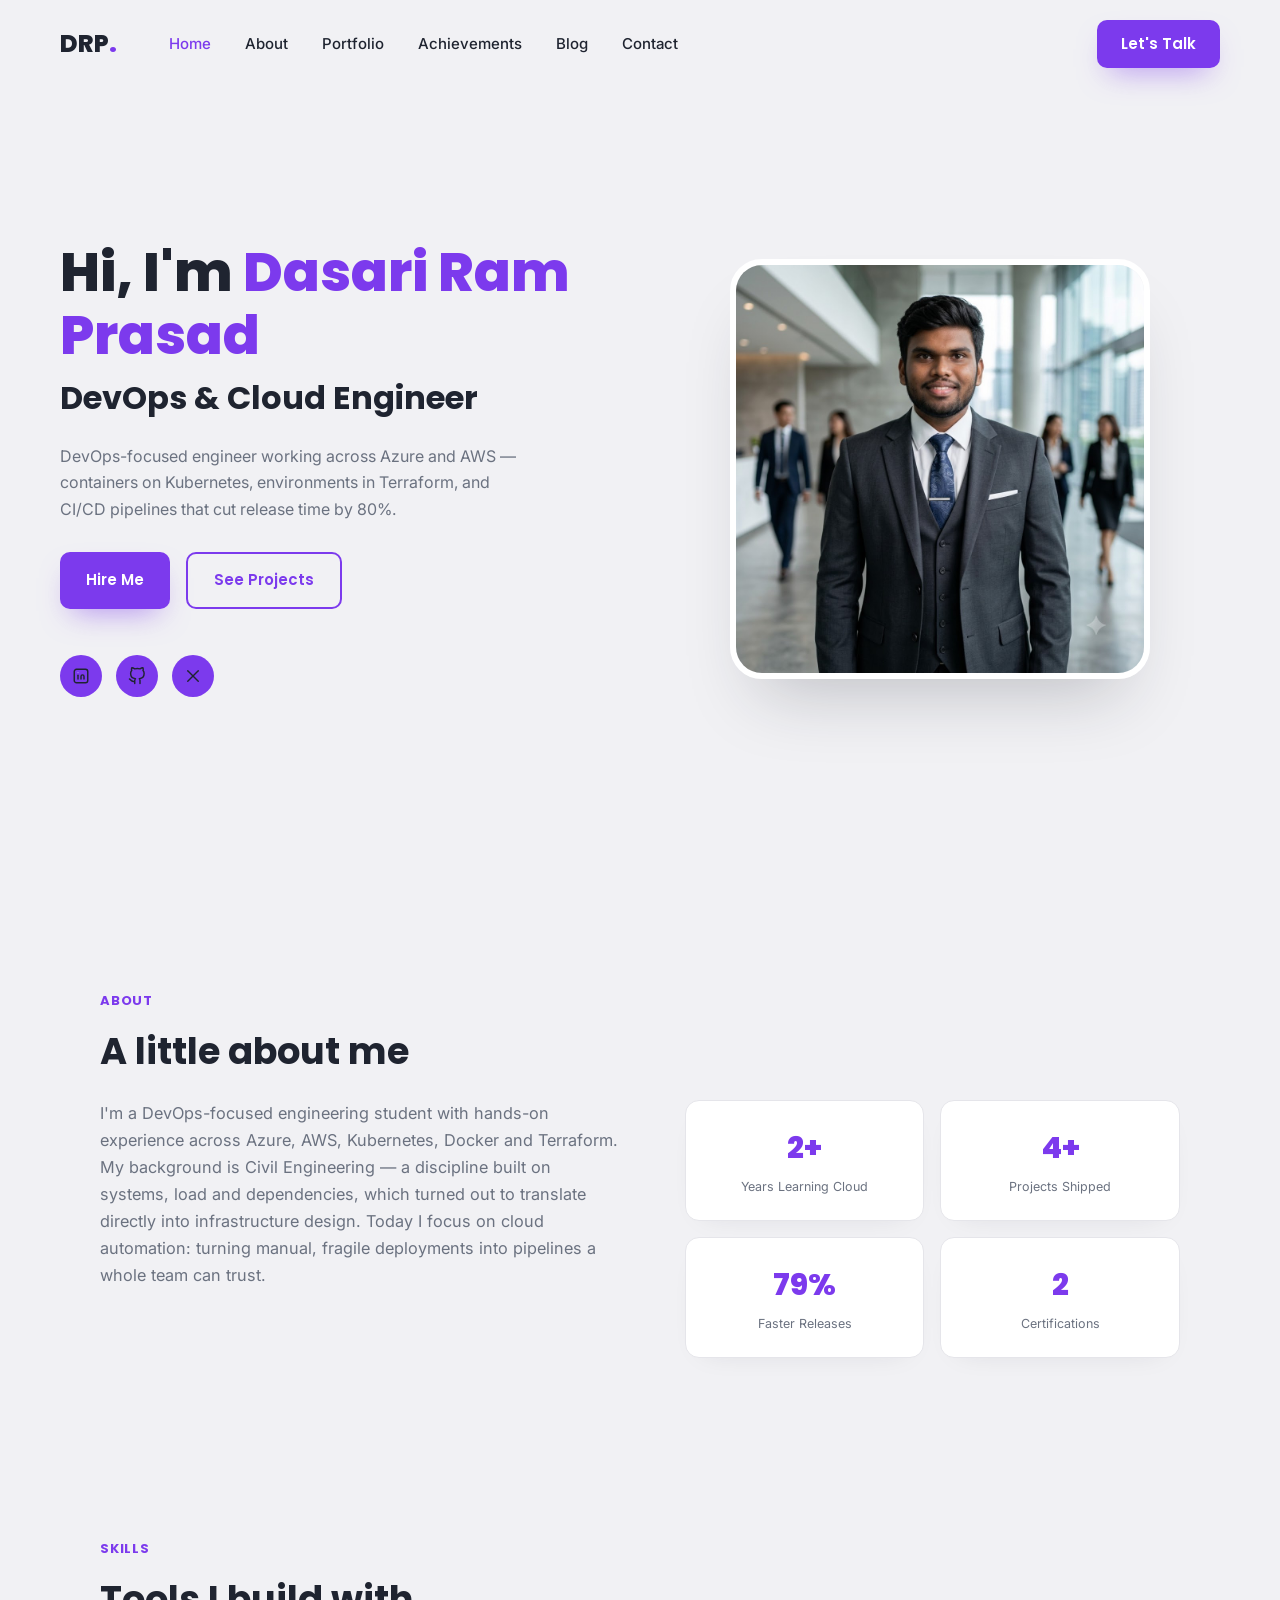
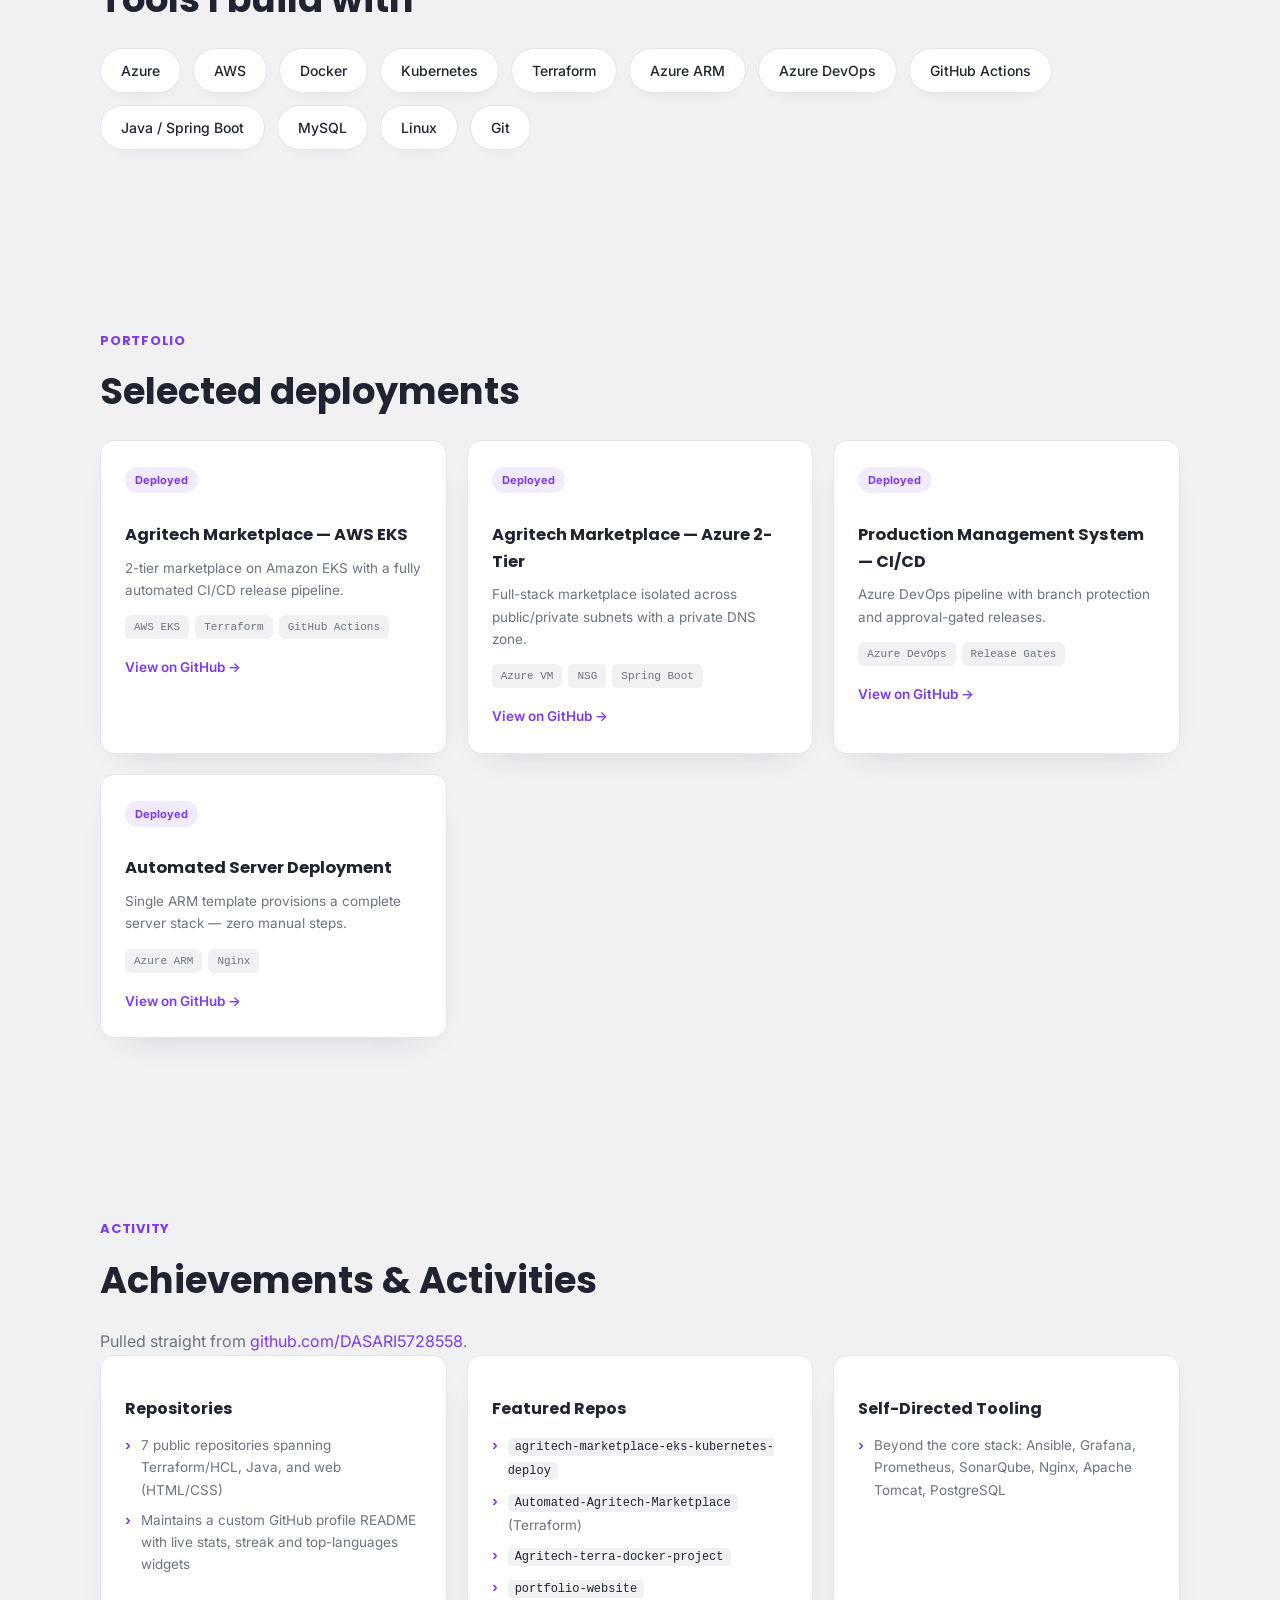
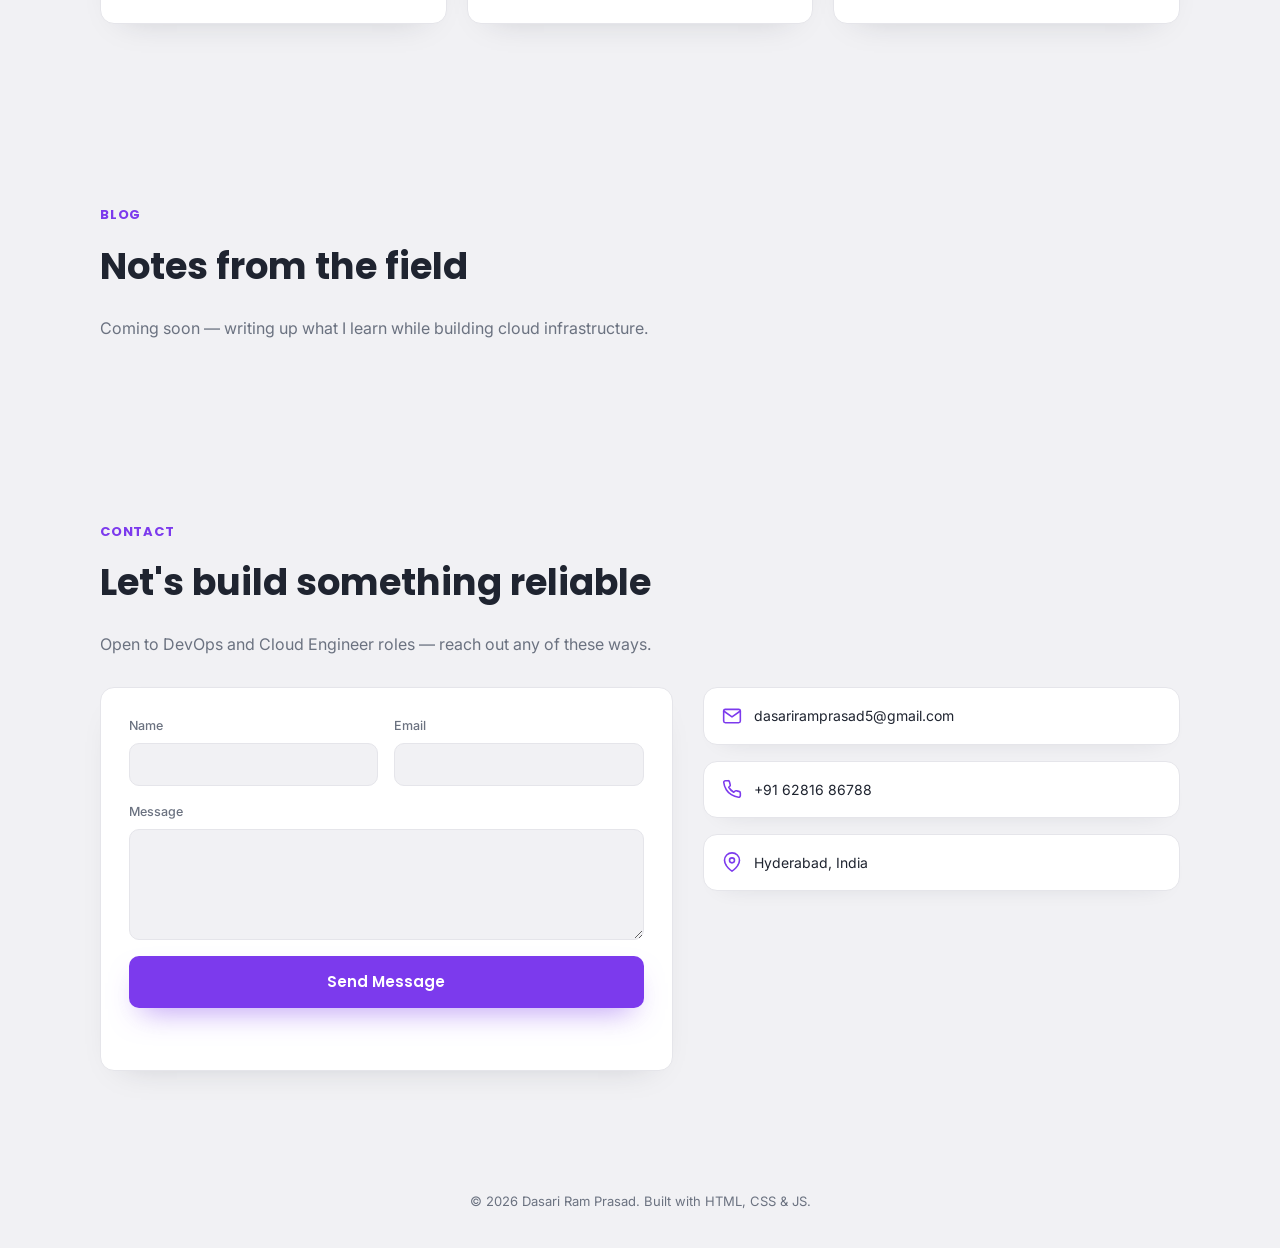
<file: index.html>
<!DOCTYPE html>
<html lang="en">
<head>
<meta charset="UTF-8">
<meta name="viewport" content="width=device-width, initial-scale=1.0">
<title>Dasari Ram Prasad — DevOps &amp; Cloud Engineer</title>
<meta name="description" content="Dasari Ram Prasad — DevOps & Cloud Engineer. Azure, AWS, Kubernetes, Terraform, CI/CD.">
<link rel="icon" type="image/jpeg" href="profile.jpg">
<link rel="preconnect" href="https://fonts.googleapis.com">
<link rel="preconnect" href="https://fonts.gstatic.com" crossorigin>
<link href="https://fonts.googleapis.com/css2?family=Poppins:wght@500;600;700;800&family=Inter:wght@400;500;600&display=swap" rel="stylesheet">
<link rel="stylesheet" href="style.css">
</head>
<body>

<a class="skip-link" href="#main">Skip to content</a>

<!-- ══════════ NAVBAR ══════════ -->
<header class="navbar" id="navbar">
  <a href="#top" class="brand">DRP<span class="brand-dot">.</span></a>
  <nav class="nav-links" aria-label="Primary">
    <a href="#top" data-nav="top">Home</a>
    <a href="#about" data-nav="about">About</a>
    <a href="#projects" data-nav="projects">Portfolio</a>
    <a href="#achievements" data-nav="achievements">Achievements</a>
    <a href="#blog" data-nav="blog">Blog</a>
    <a href="#contact" data-nav="contact">Contact</a>
  </nav>
  <a href="#contact" class="btn btn-primary nav-cta">Let's Talk</a>
  <button class="nav-toggle" id="navToggle" aria-label="Open menu" aria-expanded="false">
    <span></span><span></span><span></span>
  </button>
</header>

<!-- ══════════ HERO ══════════ -->
<section class="hero" id="top">
  <div class="hero-text">
    <h1>Hi, I'm <span class="text-accent">Dasari Ram Prasad</span></h1>
    <h2 class="hero-role">DevOps &amp; Cloud Engineer</h2>
    <p class="hero-pitch">
      DevOps-focused engineer working across Azure and AWS — containers on Kubernetes, environments in Terraform,
      and CI/CD pipelines that cut release time by 80%.
    </p>
    <div class="hero-actions">
      <a href="resume.html" class="btn btn-primary" download>Hire Me</a>
      <a href="#projects" class="btn btn-outline">See Projects</a>
    </div>
    <div class="hero-social">
      <a href="https://www.linkedin.com/in/ram-prasad-dasari-8b1b52217" target="_blank" rel="noopener" aria-label="LinkedIn" class="social-circle">
        <svg class="icon-line" viewBox="0 0 24 24" fill="none" stroke="#fff" stroke-width="1.9" stroke-linecap="round" stroke-linejoin="round"><rect x="3" y="3" width="18" height="18" rx="3"/><line x1="8" y1="11" x2="8" y2="16"/><circle cx="8" cy="7.5" r="0.6" fill="#fff" stroke="none"/><path d="M12 16v-3.5a2 2 0 0 1 4 0V16"/></svg>
      </a>
      <a href="https://github.com/DASARI5728558" target="_blank" rel="noopener" aria-label="GitHub" class="social-circle">
        <svg class="icon-line" viewBox="0 0 24 24" fill="none" stroke="#fff" stroke-width="1.9" stroke-linecap="round" stroke-linejoin="round"><path d="M9 19c-5 1.5-5-2.5-7-3m14 6v-3.87a3.37 3.37 0 0 0-.94-2.61c3.14-.35 6.44-1.54 6.44-7A5.44 5.44 0 0 0 20 4.77 5.07 5.07 0 0 0 19.91 1S18.73.65 16 2.48a13.38 13.38 0 0 0-7 0C6.27.65 5.09 1 5.09 1A5.07 5.07 0 0 0 5 4.77a5.44 5.44 0 0 0-1.5 3.78c0 5.42 3.3 6.61 6.44 7A3.37 3.37 0 0 0 9 18.13V22"/></svg>
      </a>
      <a href="#" aria-label="X (Twitter)" class="social-circle">
        <svg class="icon-line" viewBox="0 0 24 24" fill="none" stroke="#fff" stroke-width="1.9" stroke-linecap="round" stroke-linejoin="round"><line x1="5" y1="5" x2="19" y2="19"/><line x1="19" y1="5" x2="5" y2="19"/></svg>
      </a>
    </div>
  </div>

  <div class="hero-media">
    <div class="hero-photo-wrap">
      <img src="profile.jpg" alt="Portrait of Dasari Ram Prasad" width="480" height="480">
    </div>
    <div class="hero-blob" aria-hidden="true"></div>
  </div>
</section>

<main id="main">

  <!-- ══════════ ABOUT ══════════ -->
  <section class="section" id="about">
    <p class="eyebrow">About</p>
    <h2 class="section-title">A little about me</h2>
    <div class="about-grid">
      <p class="about-text">
        I'm a DevOps-focused engineering student with hands-on experience across Azure, AWS, Kubernetes,
        Docker and Terraform. My background is Civil Engineering — a discipline built on systems, load and
        dependencies, which turned out to translate directly into infrastructure design. Today I focus on
        cloud automation: turning manual, fragile deployments into pipelines a whole team can trust.
      </p>
      <div class="stats-row">
        <div class="stat-card">
          <span class="stat-number" data-count="2" data-suffix="+">0</span>
          <p>Years Learning Cloud</p>
        </div>
        <div class="stat-card">
          <span class="stat-number" data-count="4" data-suffix="+">0</span>
          <p>Projects Shipped</p>
        </div>
        <div class="stat-card">
          <span class="stat-number" data-count="80" data-suffix="%">0</span>
          <p>Faster Releases</p>
        </div>
        <div class="stat-card">
          <span class="stat-number" data-count="2" data-suffix="">0</span>
          <p>Certifications</p>
        </div>
      </div>
    </div>
  </section>

  <!-- ══════════ SKILLS ══════════ -->
  <section class="section" id="skills">
    <p class="eyebrow">Skills</p>
    <h2 class="section-title">Tools I build with</h2>
    <div class="skills-cloud">
      <span class="skill-pill">Azure</span>
      <span class="skill-pill">AWS</span>
      <span class="skill-pill">Docker</span>
      <span class="skill-pill">Kubernetes</span>
      <span class="skill-pill">Terraform</span>
      <span class="skill-pill">Azure ARM</span>
      <span class="skill-pill">Azure DevOps</span>
      <span class="skill-pill">GitHub Actions</span>
      <span class="skill-pill">Java / Spring Boot</span>
      <span class="skill-pill">MySQL</span>
      <span class="skill-pill">Linux</span>
      <span class="skill-pill">Git</span>
    </div>
  </section>

  <!-- ══════════ PORTFOLIO / PROJECTS ══════════ -->
  <section class="section" id="projects">
    <p class="eyebrow">Portfolio</p>
    <h2 class="section-title">Selected deployments</h2>

    <div class="project-grid">
      <article class="project-card">
        <span class="badge">Deployed</span>
        <h3>Agritech Marketplace — AWS EKS</h3>
        <p>2-tier marketplace on Amazon EKS with a fully automated CI/CD release pipeline.</p>
        <div class="tech-tags"><code>AWS EKS</code><code>Terraform</code><code>GitHub Actions</code></div>
        <a href="https://github.com/DASARI5728558" target="_blank" rel="noopener" class="project-link">View on GitHub →</a>
      </article>
      <article class="project-card">
        <span class="badge">Deployed</span>
        <h3>Agritech Marketplace — Azure 2-Tier</h3>
        <p>Full-stack marketplace isolated across public/private subnets with a private DNS zone.</p>
        <div class="tech-tags"><code>Azure VM</code><code>NSG</code><code>Spring Boot</code></div>
        <a href="https://github.com/DASARI5728558" target="_blank" rel="noopener" class="project-link">View on GitHub →</a>
      </article>
      <article class="project-card">
        <span class="badge">Deployed</span>
        <h3>Production Management System — CI/CD</h3>
        <p>Azure DevOps pipeline with branch protection and approval-gated releases.</p>
        <div class="tech-tags"><code>Azure DevOps</code><code>Release Gates</code></div>
        <a href="https://github.com/DASARI5728558" target="_blank" rel="noopener" class="project-link">View on GitHub →</a>
      </article>
      <article class="project-card">
        <span class="badge">Deployed</span>
        <h3>Automated Server Deployment</h3>
        <p>Single ARM template provisions a complete server stack — zero manual steps.</p>
        <div class="tech-tags"><code>Azure ARM</code><code>Nginx</code></div>
        <a href="https://github.com/DASARI5728558" target="_blank" rel="noopener" class="project-link">View on GitHub →</a>
      </article>
    </div>
  </section>

  <!-- ══════════ ACHIEVEMENTS & ACTIVITIES ══════════ -->
  <section class="section" id="achievements">
    <p class="eyebrow">Activity</p>
    <h2 class="section-title">Achievements &amp; Activities</h2>
    <p class="section-lead">Pulled straight from <a href="https://github.com/DASARI5728558" target="_blank" rel="noopener" class="text-accent">github.com/DASARI5728558</a>.</p>

    <div class="achievements-grid">
      <div class="achievement-card">
        <h3>Repositories</h3>
        <ul>
          <li>7 public repositories spanning Terraform/HCL, Java, and web (HTML/CSS)</li>
          <li>Maintains a custom GitHub profile README with live stats, streak and top-languages widgets</li>
        </ul>
      </div>
      <div class="achievement-card">
        <h3>Featured Repos</h3>
        <ul>
          <li><code>agritech-marketplace-eks-kubernetes-deploy</code></li>
          <li><code>Automated-Agritech-Marketplace</code> (Terraform)</li>
          <li><code>Agritech-terra-docker-project</code></li>
          <li><code>portfolio-website</code></li>
        </ul>
      </div>
      <div class="achievement-card">
        <h3>Self-Directed Tooling</h3>
        <ul>
          <li>Beyond the core stack: Ansible, Grafana, Prometheus, SonarQube, Nginx, Apache Tomcat, PostgreSQL</li>
        </ul>
      </div>
    </div>
  </section>

  <!-- ══════════ BLOG ══════════ -->
  <section class="section" id="blog">
    <p class="eyebrow">Blog</p>
    <h2 class="section-title">Notes from the field</h2>
    <p class="section-lead">Coming soon — writing up what I learn while building cloud infrastructure.</p>
  </section>

  <!-- ══════════ CONTACT ══════════ -->
  <section class="section" id="contact">
    <p class="eyebrow">Contact</p>
    <h2 class="section-title">Let's build something reliable</h2>
    <p class="section-lead">Open to DevOps and Cloud Engineer roles — reach out any of these ways.</p>

    <div class="contact-grid">
      <form class="contact-form" id="contactForm" novalidate>
        <div class="form-row">
          <div class="field">
            <label for="name">Name</label>
            <input id="name" name="name" type="text" required>
          </div>
          <div class="field">
            <label for="email">Email</label>
            <input id="email" name="email" type="email" required>
          </div>
        </div>
        <div class="field">
          <label for="message">Message</label>
          <textarea id="message" name="message" rows="5" required></textarea>
        </div>
        <button type="submit" class="btn btn-primary">Send Message</button>
        <p class="form-note" id="formNote" role="status" aria-live="polite"></p>
      </form>

      <div class="contact-side">
        <a href="mailto:dasariramprasad5@gmail.com" class="contact-line">
          <svg class="icon-line" viewBox="0 0 24 24"><path d="M4 4h16c1.1 0 2 .9 2 2v12c0 1.1-.9 2-2 2H4c-1.1 0-2-.9-2-2V6c0-1.1.9-2 2-2z"/><polyline points="22 6 12 13 2 6"/></svg>
          dasariramprasad5@gmail.com
        </a>
        <a href="tel:+916281686788" class="contact-line">
          <svg class="icon-line" viewBox="0 0 24 24"><path d="M22 16.92v3a2 2 0 0 1-2.18 2 19.79 19.79 0 0 1-8.63-3.07 19.5 19.5 0 0 1-6-6A19.79 19.79 0 0 1 2.12 4.18 2 2 0 0 1 4.11 2h3a2 2 0 0 1 2 1.72c.13.96.36 1.9.7 2.81a2 2 0 0 1-.45 2.11L8.09 9.91a16 16 0 0 0 6 6l1.27-1.27a2 2 0 0 1 2.11-.45c.91.34 1.85.57 2.81.7A2 2 0 0 1 22 16.92z"/></svg>
          +91 62816 86788
        </a>
        <div class="contact-line">
          <svg class="icon-line" viewBox="0 0 24 24"><path d="M21 10c0 7-9 13-9 13s-9-6-9-13a9 9 0 0 1 18 0z"/><circle cx="12" cy="10" r="3"/></svg>
          Hyderabad, India
        </div>
      </div>
    </div>
  </section>

</main>

<footer class="footer">
  <p>© 2026 Dasari Ram Prasad. Built with HTML, CSS &amp; JS.</p>
</footer>

<script src="script.js"></script>
</body>
</html>
</file>
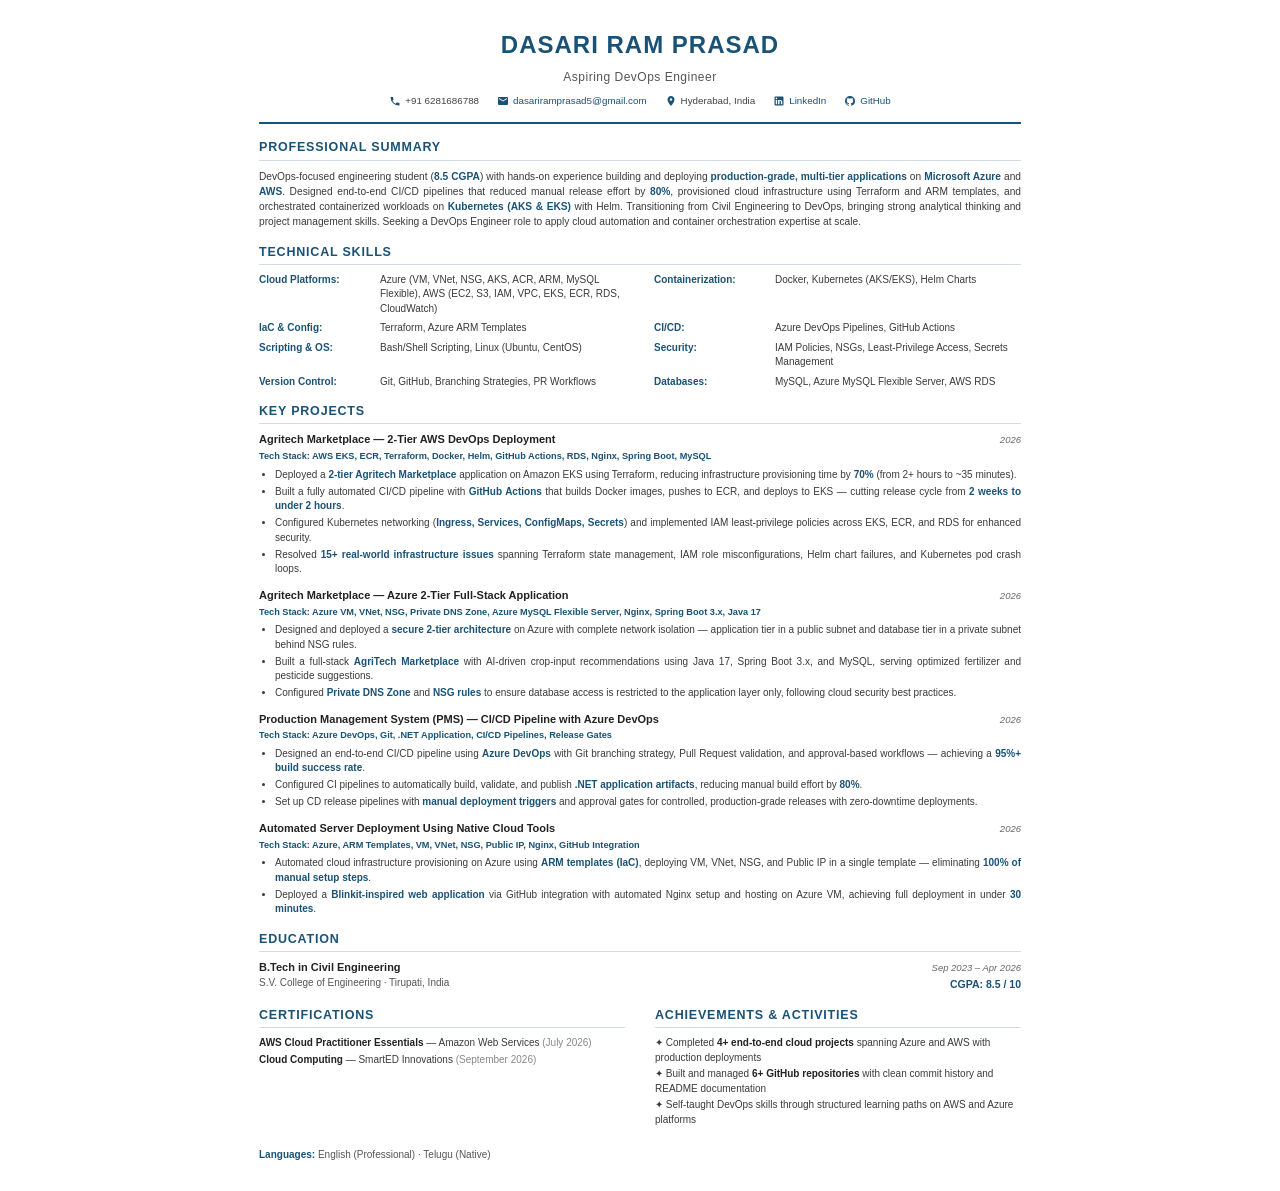
<file: resume.html>
<!DOCTYPE html>
<html lang="en">
<head>
<meta charset="UTF-8">
<meta name="viewport" content="width=device-width, initial-scale=1.0">
<title>Dasari Ram Prasad - DevOps Engineer Resume</title>
<style>
  @page {
    size: A4;
    margin: 0;
  }
  * {
    margin: 0;
    padding: 0;
    box-sizing: border-box;
  }
  body {
    font-family: 'Segoe UI', Calibri, Arial, sans-serif;
    color: #2d2d2d;
    line-height: 1.45;
    font-size: 10.2px;
    background: #fff;
    max-width: 830px;
    margin: 0 auto;
    padding: 28px 34px;
  }

  /* ── Header ── */
  .header {
    text-align: center;
    padding-bottom: 14px;
    border-bottom: 2.5px solid #1a5276;
    margin-bottom: 14px;
  }
  .header h1 {
    font-size: 24px;
    font-weight: 700;
    color: #1a5276;
    letter-spacing: 1px;
    margin-bottom: 6px;
    text-transform: uppercase;
  }
  .header .subtitle {
    font-size: 12px;
    color: #555;
    font-weight: 500;
    margin-bottom: 8px;
    letter-spacing: 0.5px;
  }
  .contact-row {
    display: flex;
    justify-content: center;
    flex-wrap: wrap;
    gap: 6px 18px;
    font-size: 9.8px;
    color: #444;
  }
  .contact-row a {
    color: #1a5276;
    text-decoration: none;
  }
  .contact-item {
    display: flex;
    align-items: center;
    gap: 4px;
  }
  .contact-item svg {
    width: 12px;
    height: 12px;
    fill: #1a5276;
    flex-shrink: 0;
  }

  /* ── Section Titles ── */
  .section {
    margin-bottom: 13px;
  }
  .section-title {
    font-size: 12.5px;
    font-weight: 700;
    color: #1a5276;
    text-transform: uppercase;
    letter-spacing: 0.8px;
    border-bottom: 1.5px solid #d5dde3;
    padding-bottom: 3px;
    margin-bottom: 8px;
  }

  /* ── Summary ── */
  .summary p {
    font-size: 10.2px;
    color: #3a3a3a;
    text-align: justify;
    line-height: 1.5;
  }
  .summary strong {
    color: #1a5276;
  }

  /* ── Skills Grid ── */
  .skills-grid {
    display: grid;
    grid-template-columns: 1fr 1fr;
    gap: 5px 28px;
  }
  .skill-row {
    display: flex;
    gap: 6px;
    font-size: 10px;
    line-height: 1.45;
  }
  .skill-label {
    font-weight: 700;
    color: #1a5276;
    white-space: nowrap;
    min-width: 115px;
    flex-shrink: 0;
  }
  .skill-value {
    color: #3a3a3a;
  }

  /* ── Experience / Projects ── */
  .entry {
    margin-bottom: 11px;
  }
  .entry-header {
    display: flex;
    justify-content: space-between;
    align-items: baseline;
    flex-wrap: wrap;
    margin-bottom: 2px;
  }
  .entry-title {
    font-weight: 700;
    font-size: 11px;
    color: #222;
  }
  .entry-meta {
    font-size: 9.5px;
    color: #666;
    font-style: italic;
  }
  .entry-org {
    font-size: 10px;
    color: #555;
    margin-bottom: 3px;
  }
  .entry-tech {
    font-size: 9.2px;
    color: #1a5276;
    font-weight: 600;
    margin-bottom: 4px;
  }
  .entry ul {
    padding-left: 16px;
    margin: 0;
  }
  .entry li {
    font-size: 10px;
    color: #3a3a3a;
    margin-bottom: 2.5px;
    line-height: 1.45;
    text-align: justify;
  }
  .entry li strong {
    color: #1a5276;
    font-weight: 700;
  }

  /* ── Education ── */
  .edu-row {
    display: flex;
    justify-content: space-between;
    align-items: baseline;
  }

  /* ── Certifications ── */
  .cert-list {
    display: flex;
    flex-wrap: wrap;
    gap: 4px 0;
  }
  .cert-item {
    font-size: 10px;
    color: #3a3a3a;
    width: 100%;
    margin-bottom: 2px;
    line-height: 1.45;
  }
  .cert-item strong {
    color: #222;
  }

  /* ── Two Column Bottom ── */
  .two-col {
    display: grid;
    grid-template-columns: 1fr 1fr;
    gap: 0 30px;
  }

  /* ── Print ── */
  @media print {
    body {
      padding: 20px 28px;
    }
  }
</style>
</head>
<body>

<!-- ════════════════ HEADER ════════════════ -->
<div class="header">
  <h1>Dasari Ram Prasad</h1>
  <div class="subtitle">Aspiring DevOps Engineer</div>
  <div class="contact-row">
    <span class="contact-item">
      <svg viewBox="0 0 24 24"><path d="M6.62 10.79a15.05 15.05 0 006.59 6.59l2.2-2.2a1 1 0 011.01-.24 11.72 11.72 0 003.58.57 1 1 0 011 1v3.5a1 1 0 01-1 1A17 17 0 013 5a1 1 0 011-1h3.5a1 1 0 011 1 11.72 11.72 0 00.57 3.58 1 1 0 01-.24 1.01l-2.2 2.2z"/></svg>
      +91 6281686788
    </span>
    <span class="contact-item">
      <svg viewBox="0 0 24 24"><path d="M20 4H4a2 2 0 00-2 2v12a2 2 0 002 2h16a2 2 0 002-2V6a2 2 0 00-2-2zm0 4l-8 5-8-5V6l8 5 8-5v2z"/></svg>
      <a href="mailto:dasariramprasad5@gmail.com">dasariramprasad5@gmail.com</a>
    </span>
    <span class="contact-item">
      <svg viewBox="0 0 24 24"><path d="M12 2C8.13 2 5 5.13 5 9c0 5.25 7 13 7 13s7-7.75 7-13c0-3.87-3.13-7-7-7zm0 9.5A2.5 2.5 0 1112 6.5a2.5 2.5 0 010 5z"/></svg>
      Hyderabad, India
    </span>
    <span class="contact-item">
      <svg viewBox="0 0 24 24"><path d="M19 3a2 2 0 012 2v14a2 2 0 01-2 2H5a2 2 0 01-2-2V5a2 2 0 012-2h14m-.5 15.5v-5.3a3.26 3.26 0 00-3.26-3.26c-.85 0-1.84.52-2.32 1.3v-1.11h-2.79v8.37h2.79v-4.93c0-.77.62-1.4 1.39-1.4a1.4 1.4 0 011.4 1.4v4.93h2.79M6.88 8.56a1.68 1.68 0 001.68-1.68c0-.93-.75-1.69-1.68-1.69a1.69 1.69 0 00-1.69 1.69c0 .93.76 1.68 1.69 1.68m1.39 9.94v-8.37H5.5v8.37h2.77z"/></svg>
      <a href="https://www.linkedin.com/in/ram-prasad-dasari-8b1b52217">LinkedIn</a>
    </span>
    <span class="contact-item">
      <svg viewBox="0 0 24 24"><path d="M12 2A10 10 0 002 12c0 4.42 2.87 8.17 6.84 9.5.5.08.66-.23.66-.5v-1.69c-2.77.6-3.36-1.34-3.36-1.34-.46-1.16-1.11-1.47-1.11-1.47-.91-.62.07-.6.07-.6 1 .07 1.53 1.03 1.53 1.03.87 1.52 2.34 1.07 2.91.83.09-.65.35-1.09.63-1.34-2.22-.25-4.55-1.11-4.55-4.92 0-1.11.38-2 1.03-2.71-.1-.25-.45-1.29.1-2.64 0 0 .84-.27 2.75 1.02.79-.22 1.65-.33 2.5-.33.85 0 1.71.11 2.5.33 1.91-1.29 2.75-1.02 2.75-1.02.55 1.35.2 2.39.1 2.64.65.71 1.03 1.6 1.03 2.71 0 3.82-2.34 4.66-4.57 4.91.36.31.69.92.69 1.85V21c0 .27.16.59.67.5A10.02 10.02 0 0022 12 10 10 0 0012 2z"/></svg>
      <a href="https://github.com/DASARI5728558">GitHub</a>
    </span>
  </div>
</div>

<!-- ════════════════ PROFESSIONAL SUMMARY ════════════════ -->
<div class="section summary">
  <div class="section-title">Professional Summary</div>
  <p>
    DevOps-focused engineering student (<strong>8.5 CGPA</strong>) with hands-on experience building and deploying <strong>production-grade, multi-tier applications</strong> on <strong>Microsoft Azure</strong> and <strong>AWS</strong>. Designed end-to-end CI/CD pipelines that reduced manual release effort by <strong>80%</strong>, provisioned cloud infrastructure using Terraform and ARM templates, and orchestrated containerized workloads on <strong>Kubernetes (AKS &amp; EKS)</strong> with Helm. Transitioning from Civil Engineering to DevOps, bringing strong analytical thinking and project management skills. Seeking a DevOps Engineer role to apply cloud automation and container orchestration expertise at scale.
  </p>
</div>

<!-- ════════════════ TECHNICAL SKILLS ════════════════ -->
<div class="section">
  <div class="section-title">Technical Skills</div>
  <div class="skills-grid">
    <div class="skill-row">
      <span class="skill-label">Cloud Platforms:</span>
      <span class="skill-value">Azure (VM, VNet, NSG, AKS, ACR, ARM, MySQL Flexible), AWS (EC2, S3, IAM, VPC, EKS, ECR, RDS, CloudWatch)</span>
    </div>
    <div class="skill-row">
      <span class="skill-label">Containerization:</span>
      <span class="skill-value">Docker, Kubernetes (AKS/EKS), Helm Charts</span>
    </div>
    <div class="skill-row">
      <span class="skill-label">IaC &amp; Config:</span>
      <span class="skill-value">Terraform, Azure ARM Templates</span>
    </div>
    <div class="skill-row">
      <span class="skill-label">CI/CD:</span>
      <span class="skill-value">Azure DevOps Pipelines, GitHub Actions</span>
    </div>
    <div class="skill-row">
      <span class="skill-label">Scripting &amp; OS:</span>
      <span class="skill-value">Bash/Shell Scripting, Linux (Ubuntu, CentOS)</span>
    </div>
    <div class="skill-row">
      <span class="skill-label">Security:</span>
      <span class="skill-value">IAM Policies, NSGs, Least-Privilege Access, Secrets Management</span>
    </div>
    <div class="skill-row">
      <span class="skill-label">Version Control:</span>
      <span class="skill-value">Git, GitHub, Branching Strategies, PR Workflows</span>
    </div>
    <div class="skill-row">
      <span class="skill-label">Databases:</span>
      <span class="skill-value">MySQL, Azure MySQL Flexible Server, AWS RDS</span>
    </div>
  </div>
</div>

<!-- ════════════════ PROJECTS ════════════════ -->
<div class="section">
  <div class="section-title">Key Projects</div>

  <!-- Project 1 -->
  <div class="entry">
    <div class="entry-header">
      <span class="entry-title">Agritech Marketplace — 2-Tier AWS DevOps Deployment</span>
      <span class="entry-meta">2026</span>
    </div>
    <div class="entry-tech">Tech Stack: AWS EKS, ECR, Terraform, Docker, Helm, GitHub Actions, RDS, Nginx, Spring Boot, MySQL</div>
    <ul>
      <li>Deployed a <strong>2-tier Agritech Marketplace</strong> application on Amazon EKS using Terraform, reducing infrastructure provisioning time by <strong>70%</strong> (from 2+ hours to ~35 minutes).</li>
      <li>Built a fully automated CI/CD pipeline with <strong>GitHub Actions</strong> that builds Docker images, pushes to ECR, and deploys to EKS — cutting release cycle from <strong>2 weeks to under 2 hours</strong>.</li>
      <li>Configured Kubernetes networking (<strong>Ingress, Services, ConfigMaps, Secrets</strong>) and implemented IAM least-privilege policies across EKS, ECR, and RDS for enhanced security.</li>
      <li>Resolved <strong>15+ real-world infrastructure issues</strong> spanning Terraform state management, IAM role misconfigurations, Helm chart failures, and Kubernetes pod crash loops.</li>
    </ul>
  </div>

  <!-- Project 2 -->
  <div class="entry">
    <div class="entry-header">
      <span class="entry-title">Agritech Marketplace — Azure 2-Tier Full-Stack Application</span>
      <span class="entry-meta">2026</span>
    </div>
    <div class="entry-tech">Tech Stack: Azure VM, VNet, NSG, Private DNS Zone, Azure MySQL Flexible Server, Nginx, Spring Boot 3.x, Java 17</div>
    <ul>
      <li>Designed and deployed a <strong>secure 2-tier architecture</strong> on Azure with complete network isolation — application tier in a public subnet and database tier in a private subnet behind NSG rules.</li>
      <li>Built a full-stack <strong>AgriTech Marketplace</strong> with AI-driven crop-input recommendations using Java 17, Spring Boot 3.x, and MySQL, serving optimized fertilizer and pesticide suggestions.</li>
      <li>Configured <strong>Private DNS Zone</strong> and <strong>NSG rules</strong> to ensure database access is restricted to the application layer only, following cloud security best practices.</li>
    </ul>
  </div>

  <!-- Project 3 -->
  <div class="entry">
    <div class="entry-header">
      <span class="entry-title">Production Management System (PMS) — CI/CD Pipeline with Azure DevOps</span>
      <span class="entry-meta">2026</span>
    </div>
    <div class="entry-tech">Tech Stack: Azure DevOps, Git, .NET Application, CI/CD Pipelines, Release Gates</div>
    <ul>
      <li>Designed an end-to-end CI/CD pipeline using <strong>Azure DevOps</strong> with Git branching strategy, Pull Request validation, and approval-based workflows — achieving a <strong>95%+ build success rate</strong>.</li>
      <li>Configured CI pipelines to automatically build, validate, and publish <strong>.NET application artifacts</strong>, reducing manual build effort by <strong>80%</strong>.</li>
      <li>Set up CD release pipelines with <strong>manual deployment triggers</strong> and approval gates for controlled, production-grade releases with zero-downtime deployments.</li>
    </ul>
  </div>

  <!-- Project 4 -->
  <div class="entry">
    <div class="entry-header">
      <span class="entry-title">Automated Server Deployment Using Native Cloud Tools</span>
      <span class="entry-meta">2026</span>
    </div>
    <div class="entry-tech">Tech Stack: Azure, ARM Templates, VM, VNet, NSG, Public IP, Nginx, GitHub Integration</div>
    <ul>
      <li>Automated cloud infrastructure provisioning on Azure using <strong>ARM templates (IaC)</strong>, deploying VM, VNet, NSG, and Public IP in a single template — eliminating <strong>100% of manual setup steps</strong>.</li>
      <li>Deployed a <strong>Blinkit-inspired web application</strong> via GitHub integration with automated Nginx setup and hosting on Azure VM, achieving full deployment in under <strong>30 minutes</strong>.</li>
    </ul>
  </div>
</div>

<!-- ════════════════ EDUCATION ════════════════ -->
<div class="section">
  <div class="section-title">Education</div>
  <div class="entry" style="margin-bottom:0;">
    <div class="edu-row">
      <div>
        <span class="entry-title">B.Tech in Civil Engineering</span>
        <div class="entry-org">S.V. College of Engineering · Tirupati, India</div>
      </div>
      <div style="text-align:right;">
        <span class="entry-meta">Sep 2023 – Apr 2026</span>
        <div style="font-size:10.5px; font-weight:700; color:#1a5276; margin-top:2px;">CGPA: 8.5 / 10</div>
      </div>
    </div>
  </div>
</div>

<!-- ════════════════ BOTTOM: CERTIFICATIONS + ACHIEVEMENTS ════════════════ -->
<div class="two-col">
  <!-- Certifications -->
  <div class="section">
    <div class="section-title">Certifications</div>
    <div class="cert-item">
      <strong>AWS Cloud Practitioner Essentials</strong> — Amazon Web Services <span style="color:#888;">(July 2026)</span>
    </div>
    <div class="cert-item">
      <strong>Cloud Computing</strong> — SmartED Innovations <span style="color:#888;">(September 2026)</span>
    </div>
  </div>

  <!-- Achievements & Extras -->
  <div class="section">
    <div class="section-title">Achievements &amp; Activities</div>
    <div class="cert-item">
      ✦ Completed <strong>4+ end-to-end cloud projects</strong> spanning Azure and AWS with production deployments
    </div>
    <div class="cert-item">
      ✦ Built and managed <strong>6+ GitHub repositories</strong> with clean commit history and README documentation
    </div>
    <div class="cert-item">
      ✦ Self-taught DevOps skills through structured learning paths on AWS and Azure platforms
    </div>
  </div>
</div>

<!-- ════════════════ LANGUAGES ════════════════ -->
<div style="margin-top:6px; font-size:10px; color:#555;">
  <strong style="color:#1a5276;">Languages:</strong> English (Professional) · Telugu (Native)
</div>

</body>
</html>
</file>
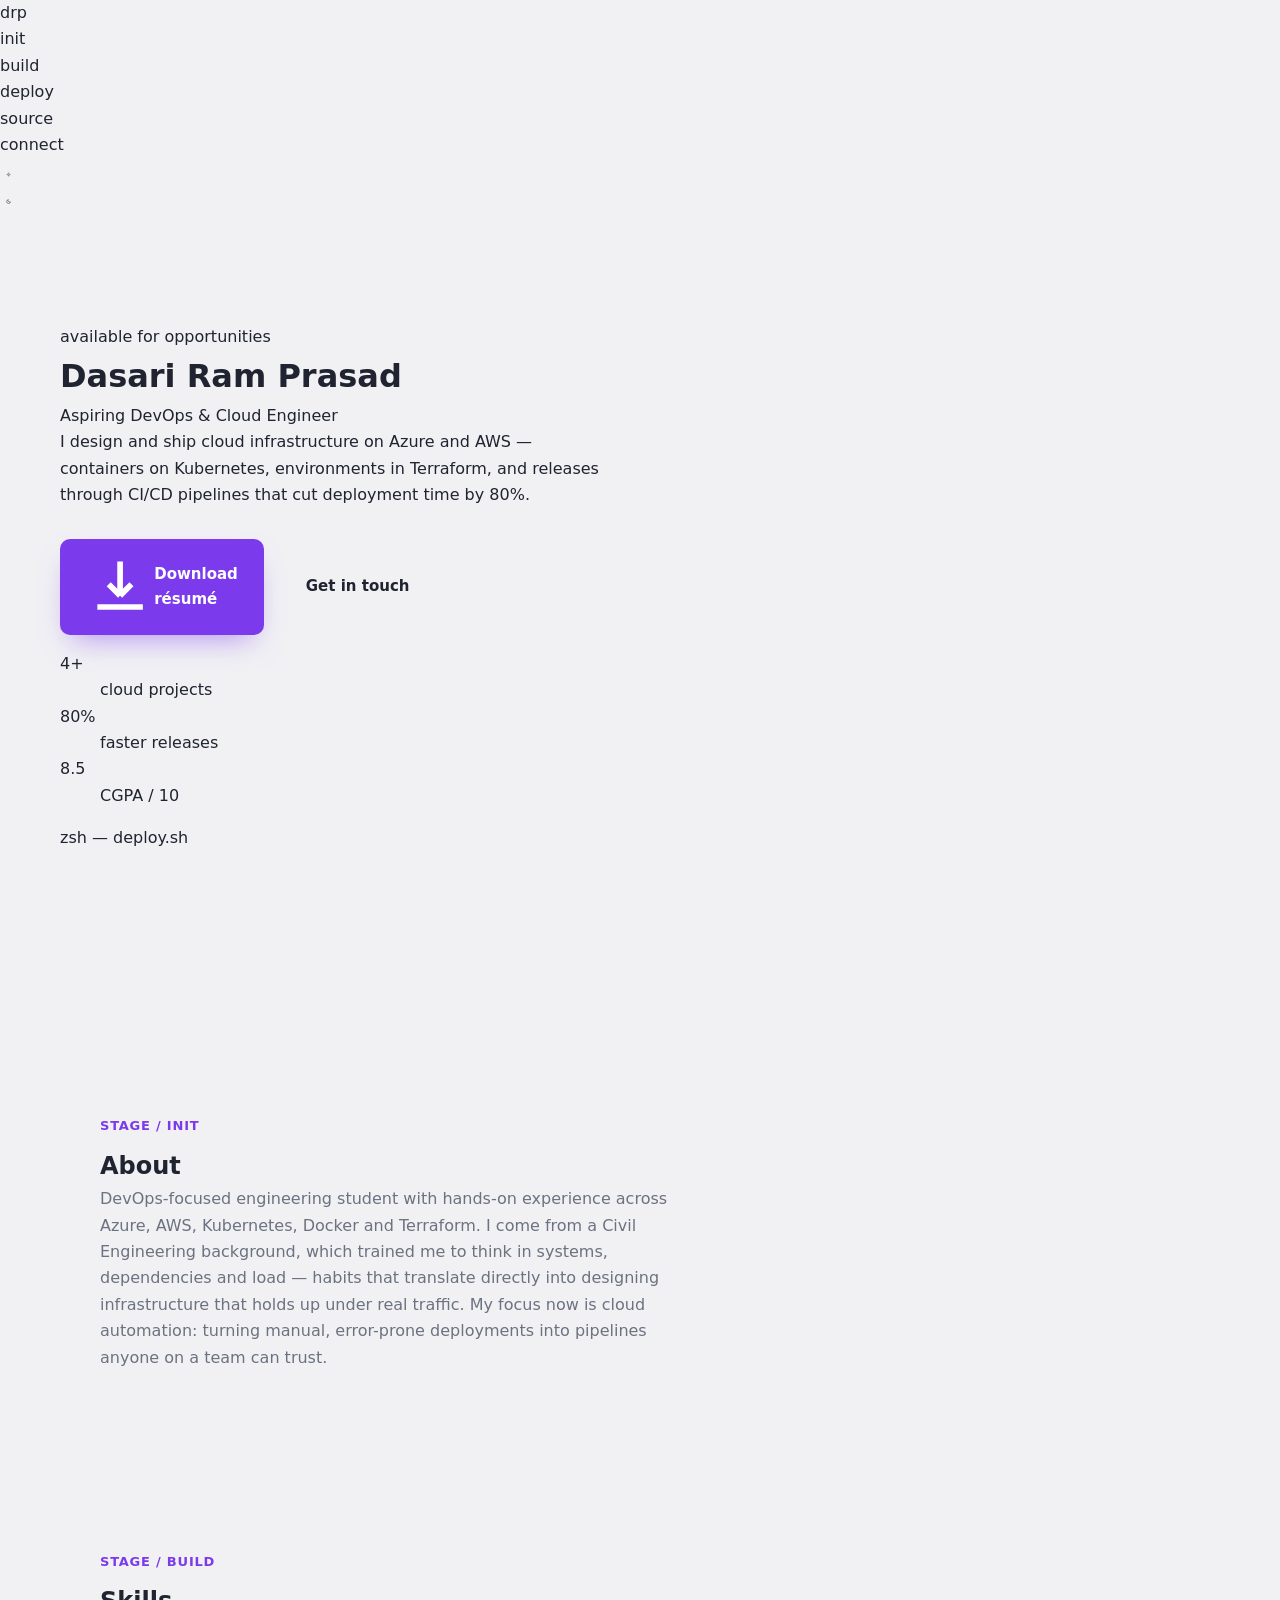
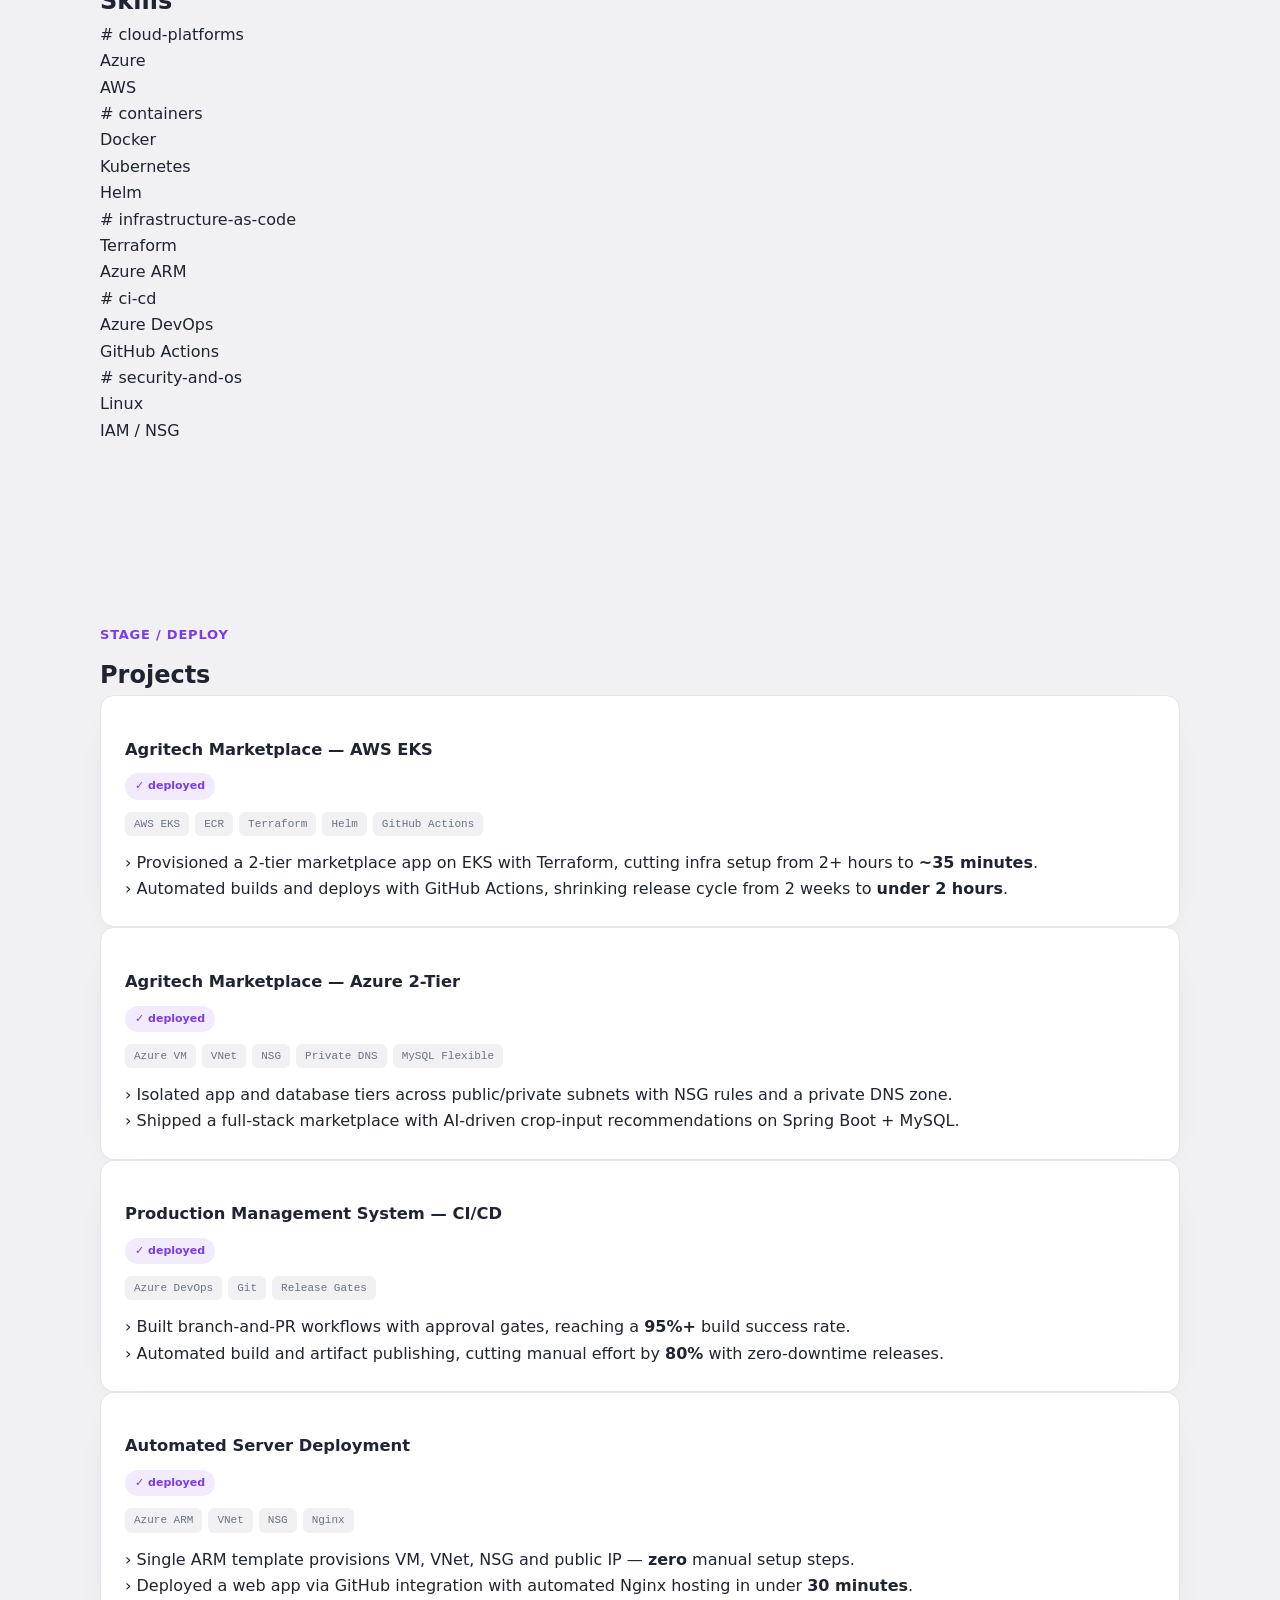
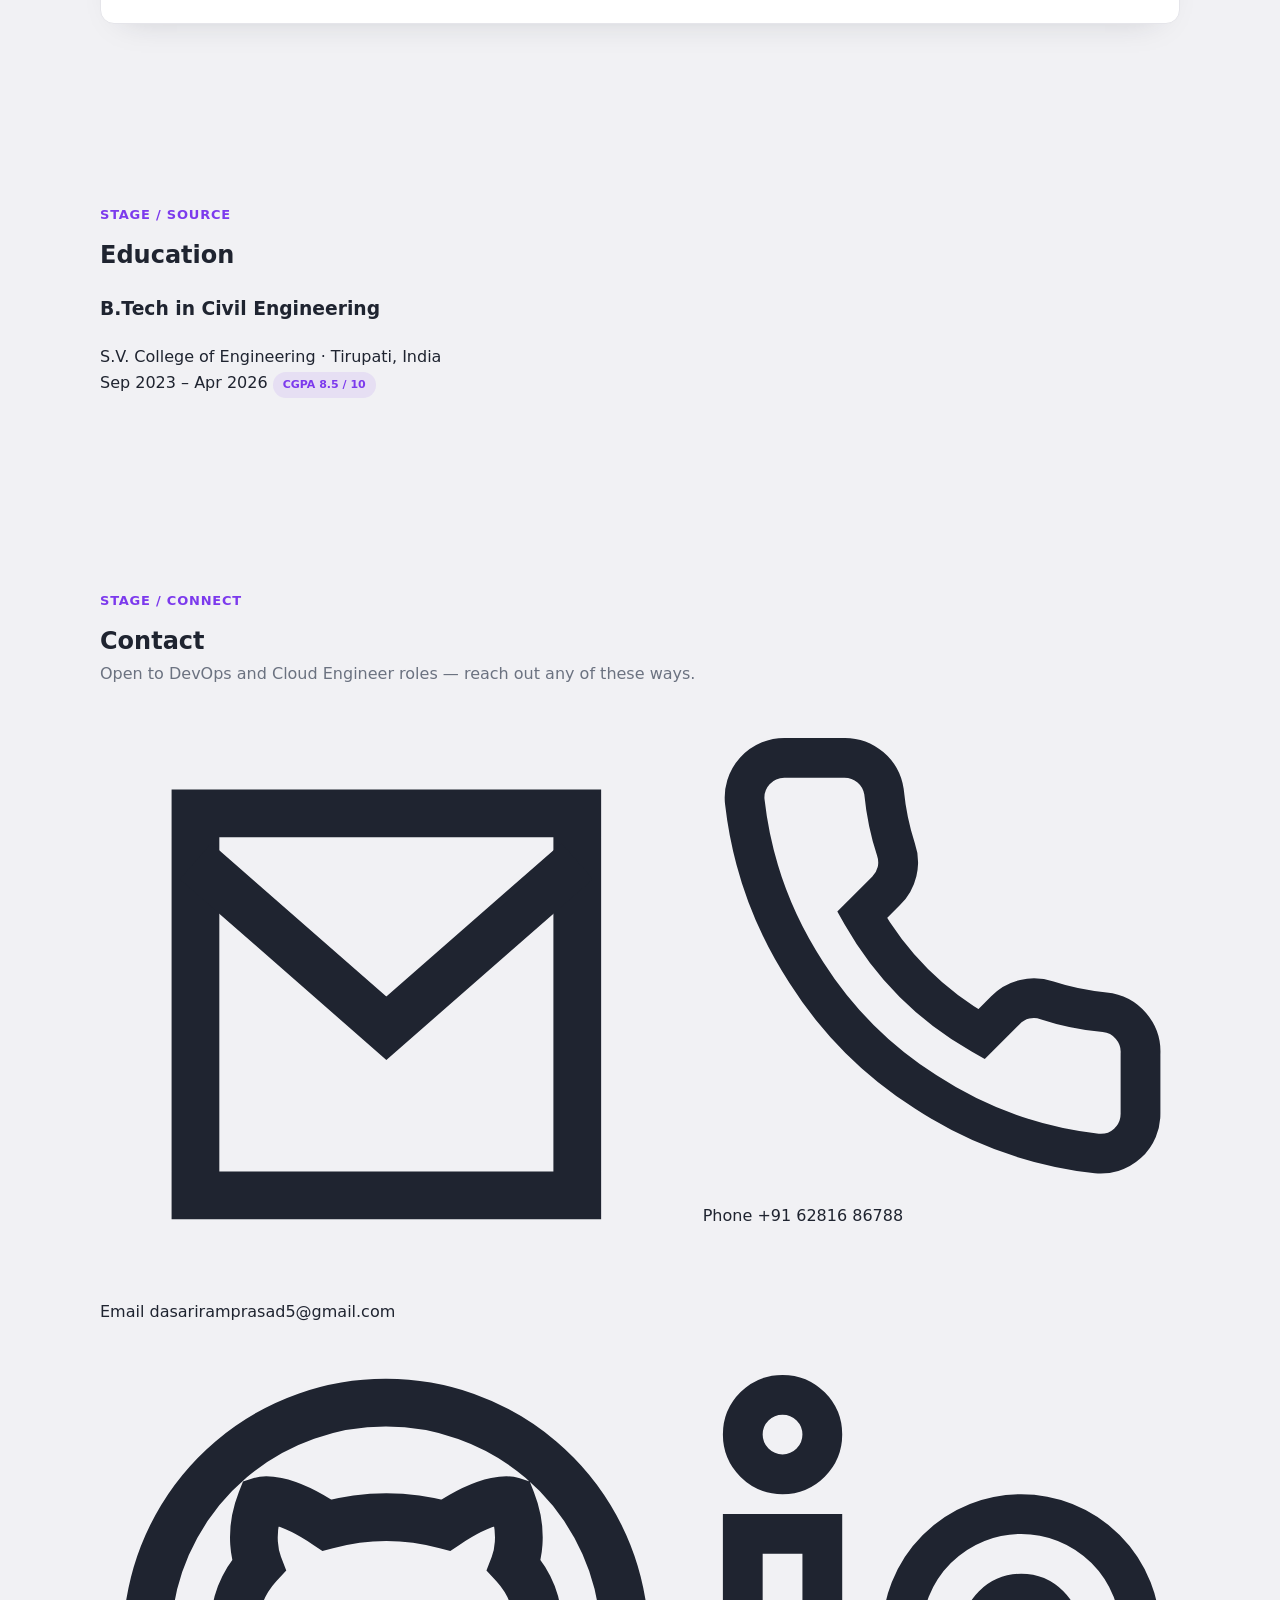
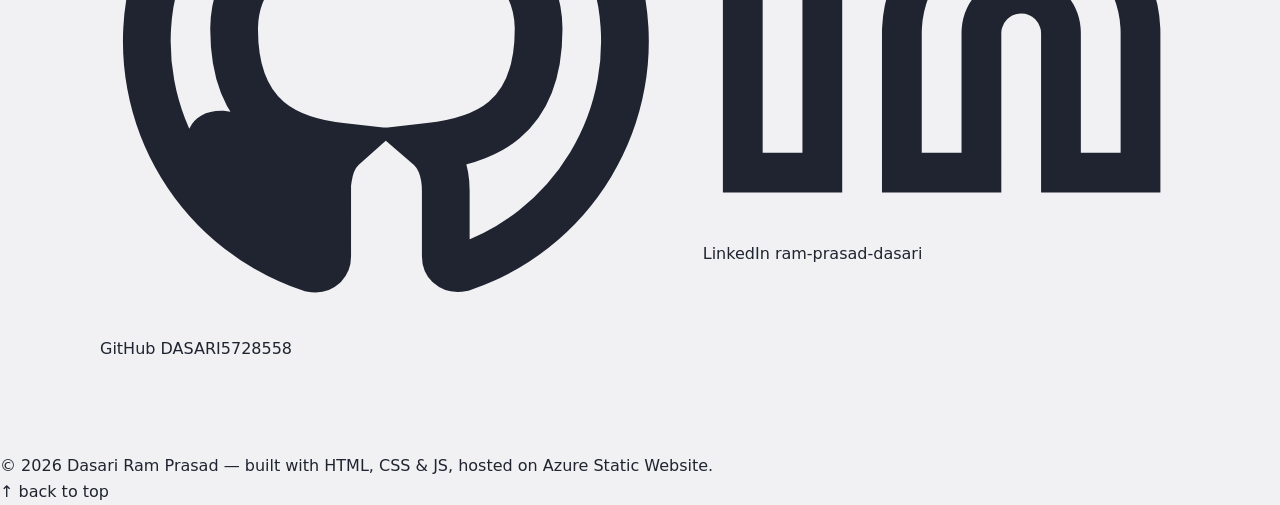
<file: static.html>
<!DOCTYPE html>
<html lang="en" data-theme="dark">
<head>
<meta charset="UTF-8">
<meta name="viewport" content="width=device-width, initial-scale=1.0">
<title>Dasari Ram Prasad — DevOps &amp; Cloud Engineer</title>
<meta name="description" content="Portfolio of Dasari Ram Prasad, aspiring DevOps &amp; Cloud Engineer working with Azure, AWS, Kubernetes, Terraform and CI/CD.">
<link rel="preconnect" href="https://fonts.googleapis.com">
<link rel="preconnect" href="https://fonts.gstatic.com" crossorigin>
<link href="https://fonts.googleapis.com/css2?family=IBM+Plex+Mono:wght@400;500;600;700&family=IBM+Plex+Sans:wght@400;500;600;700&display=swap" rel="stylesheet">
<link rel="stylesheet" href="style.css">
</head>
<body>

<a class="skip-link" href="#main">Skip to content</a>

<!-- ══════════ PIPELINE NAV ══════════ -->
<nav class="pipeline-nav" aria-label="Section pipeline">
  <a href="#top" class="pipeline-brand">drp<span class="dot dot-green" aria-hidden="true"></span></a>

  <div class="pipeline-track" aria-hidden="true">
    <div class="pipeline-fill" id="pipelineFill"></div>
  </div>

  <ul class="pipeline-stages">
    <li><a href="#about" class="stage-link" data-stage="init"><span class="stage-dot"></span><span class="stage-label">init</span></a></li>
    <li><a href="#skills" class="stage-link" data-stage="build"><span class="stage-dot"></span><span class="stage-label">build</span></a></li>
    <li><a href="#projects" class="stage-link" data-stage="deploy"><span class="stage-dot"></span><span class="stage-label">deploy</span></a></li>
    <li><a href="#education" class="stage-link" data-stage="source"><span class="stage-dot"></span><span class="stage-label">source</span></a></li>
    <li><a href="#contact" class="stage-link" data-stage="connect"><span class="stage-dot"></span><span class="stage-label">connect</span></a></li>
  </ul>

  <button id="themeToggle" class="theme-toggle" type="button" aria-label="Switch to light theme" aria-pressed="false">
    <svg class="icon icon-sun" viewBox="0 0 24 24" fill="none" stroke="currentColor" stroke-width="2"><circle cx="12" cy="12" r="4"/><path d="M12 2v2M12 20v2M4.9 4.9l1.4 1.4M17.7 17.7l1.4 1.4M2 12h2M20 12h2M4.9 19.1l1.4-1.4M17.7 6.3l1.4-1.4"/></svg>
    <svg class="icon icon-moon" viewBox="0 0 24 24" fill="none" stroke="currentColor" stroke-width="2"><path d="M21 12.8A9 9 0 1111.2 3 7 7 0 0021 12.8z"/></svg>
  </button>
</nav>

<!-- ══════════ HERO ══════════ -->
<header class="hero" id="top">
  <div class="hero-inner">
    <div class="hero-copy">
      <p class="status-badge"><span class="dot dot-green"></span>available for opportunities</p>
      <h1>Dasari Ram Prasad</h1>
      <p class="role">Aspiring DevOps &amp; Cloud Engineer</p>
      <p class="pitch">I design and ship cloud infrastructure on Azure and AWS — containers on Kubernetes, environments in Terraform, and releases through CI/CD pipelines that cut deployment time by 80%.</p>
      <div class="hero-actions">
        <a class="btn btn-primary" href="resume.html" download>
          <svg class="icon" viewBox="0 0 24 24" fill="none" stroke="currentColor" stroke-width="2"><path d="M12 3v12m0 0l-4-4m4 4l4-4M4 19h16"/></svg>
          Download résumé
        </a>
        <a class="btn btn-ghost" href="#contact">Get in touch</a>
      </div>
      <dl class="hero-stats">
        <div><dt>4+</dt><dd>cloud projects</dd></div>
        <div><dt>80%</dt><dd>faster releases</dd></div>
        <div><dt>8.5</dt><dd>CGPA / 10</dd></div>
      </dl>
    </div>

    <div class="terminal" aria-hidden="true">
      <div class="terminal-bar">
        <span class="tdot r"></span><span class="tdot y"></span><span class="tdot g"></span>
        <span class="terminal-title">zsh — deploy.sh</span>
      </div>
      <pre class="terminal-body" id="terminalBody"></pre>
    </div>
  </div>
</header>

<main id="main">

  <!-- ══════════ ABOUT ══════════ -->
  <section id="about" class="section">
    <p class="eyebrow">stage / init</p>
    <h2>About</h2>
    <p class="section-lead">
      DevOps-focused engineering student with hands-on experience across Azure, AWS, Kubernetes, Docker and Terraform.
      I come from a Civil Engineering background, which trained me to think in systems, dependencies and load —
      habits that translate directly into designing infrastructure that holds up under real traffic.
      My focus now is cloud automation: turning manual, error-prone deployments into pipelines anyone on a team can trust.
    </p>
  </section>

  <!-- ══════════ SKILLS ══════════ -->
  <section id="skills" class="section">
    <p class="eyebrow">stage / build</p>
    <h2>Skills</h2>

    <div class="skills-grid">
      <div class="skill-card">
        <p class="skill-card-title"># cloud-platforms</p>
        <ul class="skill-pills">
          <li><span class="dot dot-green"></span>Azure</li>
          <li><span class="dot dot-green"></span>AWS</li>
        </ul>
      </div>
      <div class="skill-card">
        <p class="skill-card-title"># containers</p>
        <ul class="skill-pills">
          <li><span class="dot dot-green"></span>Docker</li>
          <li><span class="dot dot-green"></span>Kubernetes</li>
          <li><span class="dot dot-green"></span>Helm</li>
        </ul>
      </div>
      <div class="skill-card">
        <p class="skill-card-title"># infrastructure-as-code</p>
        <ul class="skill-pills">
          <li><span class="dot dot-green"></span>Terraform</li>
          <li><span class="dot dot-green"></span>Azure ARM</li>
        </ul>
      </div>
      <div class="skill-card">
        <p class="skill-card-title"># ci-cd</p>
        <ul class="skill-pills">
          <li><span class="dot dot-green"></span>Azure DevOps</li>
          <li><span class="dot dot-green"></span>GitHub Actions</li>
        </ul>
      </div>
      <div class="skill-card">
        <p class="skill-card-title"># security-and-os</p>
        <ul class="skill-pills">
          <li><span class="dot dot-green"></span>Linux</li>
          <li><span class="dot dot-green"></span>IAM / NSG</li>
        </ul>
      </div>
    </div>
  </section>

  <!-- ══════════ PROJECTS ══════════ -->
  <section id="projects" class="section">
    <p class="eyebrow">stage / deploy</p>
    <h2>Projects</h2>

    <div class="project-list">

      <article class="project-card">
        <div class="project-head">
          <h3>Agritech Marketplace — AWS EKS</h3>
          <span class="badge badge-green">✓ deployed</span>
        </div>
        <div class="tech-tags">
          <code>AWS EKS</code><code>ECR</code><code>Terraform</code><code>Helm</code><code>GitHub Actions</code>
        </div>
        <ul class="project-log">
          <li>› Provisioned a 2-tier marketplace app on EKS with Terraform, cutting infra setup from 2+ hours to <strong>~35 minutes</strong>.</li>
          <li>› Automated builds and deploys with GitHub Actions, shrinking release cycle from 2 weeks to <strong>under 2 hours</strong>.</li>
        </ul>
      </article>

      <article class="project-card">
        <div class="project-head">
          <h3>Agritech Marketplace — Azure 2-Tier</h3>
          <span class="badge badge-green">✓ deployed</span>
        </div>
        <div class="tech-tags">
          <code>Azure VM</code><code>VNet</code><code>NSG</code><code>Private DNS</code><code>MySQL Flexible</code>
        </div>
        <ul class="project-log">
          <li>› Isolated app and database tiers across public/private subnets with NSG rules and a private DNS zone.</li>
          <li>› Shipped a full-stack marketplace with AI-driven crop-input recommendations on Spring Boot + MySQL.</li>
        </ul>
      </article>

      <article class="project-card">
        <div class="project-head">
          <h3>Production Management System — CI/CD</h3>
          <span class="badge badge-green">✓ deployed</span>
        </div>
        <div class="tech-tags">
          <code>Azure DevOps</code><code>Git</code><code>Release Gates</code>
        </div>
        <ul class="project-log">
          <li>› Built branch-and-PR workflows with approval gates, reaching a <strong>95%+</strong> build success rate.</li>
          <li>› Automated build and artifact publishing, cutting manual effort by <strong>80%</strong> with zero-downtime releases.</li>
        </ul>
      </article>

      <article class="project-card">
        <div class="project-head">
          <h3>Automated Server Deployment</h3>
          <span class="badge badge-green">✓ deployed</span>
        </div>
        <div class="tech-tags">
          <code>Azure ARM</code><code>VNet</code><code>NSG</code><code>Nginx</code>
        </div>
        <ul class="project-log">
          <li>› Single ARM template provisions VM, VNet, NSG and public IP — <strong>zero</strong> manual setup steps.</li>
          <li>› Deployed a web app via GitHub integration with automated Nginx hosting in under <strong>30 minutes</strong>.</li>
        </ul>
      </article>

    </div>
  </section>

  <!-- ══════════ EDUCATION ══════════ -->
  <section id="education" class="section">
    <p class="eyebrow">stage / source</p>
    <h2>Education</h2>
    <div class="edu-record">
      <div>
        <h3>B.Tech in Civil Engineering</h3>
        <p class="text-dim">S.V. College of Engineering · Tirupati, India</p>
      </div>
      <div class="edu-meta">
        <span class="text-dim">Sep 2023 – Apr 2026</span>
        <span class="badge badge-amber">CGPA 8.5 / 10</span>
      </div>
    </div>
  </section>

  <!-- ══════════ CONTACT ══════════ -->
  <section id="contact" class="section">
    <p class="eyebrow">stage / connect</p>
    <h2>Contact</h2>
    <p class="section-lead">Open to DevOps and Cloud Engineer roles — reach out any of these ways.</p>

    <div class="contact-grid">
      <a class="contact-card" href="mailto:dasariramprasad5@gmail.com">
        <svg class="icon" viewBox="0 0 24 24" fill="none" stroke="currentColor" stroke-width="2"><path d="M4 4h16v16H4z"/><path d="M4 6l8 7 8-7"/></svg>
        <span class="contact-label">Email</span>
        <span class="contact-value">dasariramprasad5@gmail.com</span>
      </a>
      <a class="contact-card" href="tel:+916281686788">
        <svg class="icon" viewBox="0 0 24 24" fill="none" stroke="currentColor" stroke-width="2"><path d="M22 16.9v3a2 2 0 01-2.2 2 19.8 19.8 0 01-8.6-3.1 19.5 19.5 0 01-6-6A19.8 19.8 0 012.1 4.2 2 2 0 014.1 2h3a2 2 0 012 1.7c.1 1 .3 2 .6 2.9a2 2 0 01-.5 2.1L8 9.9a16 16 0 006 6l1.2-1.2a2 2 0 012.1-.5c.9.3 1.9.5 2.9.6a2 2 0 011.8 2.1z"/></svg>
        <span class="contact-label">Phone</span>
        <span class="contact-value">+91 62816 86788</span>
      </a>
      <a class="contact-card" href="https://github.com/DASARI5728558" target="_blank" rel="noopener">
        <svg class="icon" viewBox="0 0 24 24" fill="none" stroke="currentColor" stroke-width="2"><path d="M12 2a10 10 0 00-3.16 19.5c.5.1.68-.22.68-.48v-1.7c-2.78.6-3.37-1.34-3.37-1.34-.46-1.16-1.11-1.47-1.11-1.47-.9-.62.07-.6.07-.6 1 .07 1.53 1.03 1.53 1.03.9 1.52 2.34 1.08 2.91.83.09-.65.35-1.09.63-1.34-2.22-.25-4.56-1.11-4.56-4.94 0-1.09.39-1.98 1.03-2.68-.1-.26-.45-1.3.1-2.7 0 0 .84-.27 2.75 1.02a9.5 9.5 0 015 0c1.91-1.29 2.75-1.02 2.75-1.02.55 1.4.2 2.44.1 2.7.64.7 1.03 1.59 1.03 2.68 0 3.84-2.34 4.68-4.57 4.93.36.31.68.92.68 1.85V21c0 .27.18.58.69.48A10 10 0 0012 2z"/></svg>
        <span class="contact-label">GitHub</span>
        <span class="contact-value">DASARI5728558</span>
      </a>
      <a class="contact-card" href="https://www.linkedin.com/in/ram-prasad-dasari-8b1b52217" target="_blank" rel="noopener">
        <svg class="icon" viewBox="0 0 24 24" fill="none" stroke="currentColor" stroke-width="2"><path d="M16 8a6 6 0 016 6v7h-4v-7a2 2 0 00-4 0v7h-4v-7a6 6 0 016-6z"/><path d="M2 9h4v12H2z"/><circle cx="4" cy="4" r="2"/></svg>
        <span class="contact-label">LinkedIn</span>
        <span class="contact-value">ram-prasad-dasari</span>
      </a>
    </div>
  </section>

</main>

<footer class="site-footer">
  <p>© 2026 Dasari Ram Prasad — built with HTML, CSS &amp; JS, hosted on Azure Static Website.</p>
  <a href="#top" class="back-to-top">↑ back to top</a>
</footer>

<script src="script.js"></script>
</body>
</html>
</file>
<file: style.css>
/* ============================================================
   Dasari Ram Prasad — Light Portfolio
   Matches reference: light bg, bold Poppins headline, purple accent
   ============================================================ */

:root {
  --bg: #F1F1F4;
  --surface: #FFFFFF;
  --text: #1F2430;
  --text-dim: #6B7280;
  --purple: #7C3AED;
  --purple-dark: #6D28D9;
  --border: #E5E5EA;
  --font-display: 'Poppins', system-ui, sans-serif;
  --font-body: 'Inter', system-ui, sans-serif;
  --nav-h: 88px;
  --radius: 14px;
}

* { box-sizing: border-box; }
html { scroll-behavior: smooth; scroll-padding-top: calc(var(--nav-h) + 16px); }
body {
  margin: 0;
  background: var(--bg);
  color: var(--text);
  font-family: var(--font-body);
  line-height: 1.65;
  -webkit-font-smoothing: antialiased;
}
h1, h2 { font-family: var(--font-display); margin: 0; }
p { margin: 0; }
a { color: inherit; text-decoration: none; }
ul { list-style: none; margin: 0; padding: 0; }
img { max-width: 100%; display: block; }
button { font: inherit; background: none; border: none; cursor: pointer; }

.text-accent { color: var(--purple); }

.skip-link {
  position: absolute; left: -999px; top: 0;
  background: var(--purple); color: #fff;
  padding: 10px 16px; font-family: var(--font-display); font-size: 13px;
  z-index: 300; border-radius: 0 0 8px 0;
}
.skip-link:focus { left: 0; }
:focus-visible { outline: 2px solid var(--purple); outline-offset: 3px; border-radius: 6px; }

.icon-line {
  width: 20px; height: 20px;
  fill: none; stroke: currentColor;
  stroke-width: 1.9; stroke-linecap: round; stroke-linejoin: round;
  flex-shrink: 0; display: block;
}

/* ============================================================
   NAVBAR
   ============================================================ */
.navbar {
  height: var(--nav-h);
  display: flex; align-items: center; gap: 28px;
  padding: 0 60px;
  max-width: 1400px; margin: 0 auto;
}
.brand { font-family: var(--font-display); font-weight: 800; font-size: 1.5rem; }
.brand-dot { color: var(--purple); }
.nav-links { display: flex; gap: 34px; margin-left: 24px; flex: 1; }
.nav-links a { font-weight: 500; font-size: 15px; color: var(--text); transition: color .2s ease; }
.nav-links a:hover, .nav-links a.active { color: var(--purple); }
.nav-toggle { display: none; flex-direction: column; gap: 5px; }
.nav-toggle span { width: 22px; height: 2px; background: var(--text); border-radius: 2px; }

/* ============================================================
   BUTTONS
   ============================================================ */
.btn {
  display: inline-flex; align-items: center; justify-content: center;
  font-family: var(--font-display); font-weight: 600; font-size: 15px;
  padding: 14px 26px; border-radius: 10px;
  transition: transform .18s ease, box-shadow .18s ease, background .18s ease;
}
.btn:hover { transform: translateY(-2px); }
.btn-primary { background: var(--purple); color: #fff; box-shadow: 0 14px 30px -12px rgba(124,58,237,.55); }
.btn-primary:hover { background: var(--purple-dark); }
.btn-outline { border: 2px solid var(--purple); color: var(--purple); }
.btn-outline:hover { background: rgba(124,58,237,.06); }
.nav-cta { padding: 12px 24px; }

/* ============================================================
   HERO
   ============================================================ */
.hero {
  max-width: 1400px; margin: 0 auto;
  display: grid; grid-template-columns: 1fr 1fr;
  align-items: center; gap: 40px;
  padding: 40px 60px 90px;
  min-height: calc(100vh - var(--nav-h));
}
.hero-text h1 {
  font-size: clamp(2.4rem, 4.5vw, 3.4rem);
  font-weight: 800; line-height: 1.15; color: var(--text);
}
.hero-role {
  font-size: clamp(1.5rem, 2.6vw, 2rem);
  font-weight: 700; color: var(--text); margin-top: 6px;
}
.hero-pitch {
  color: var(--text-dim); max-width: 46ch; margin-top: 18px; font-size: 1rem;
}
.hero-actions { display: flex; gap: 16px; margin-top: 30px; flex-wrap: wrap; }
.hero-social { display: flex; gap: 14px; margin-top: 46px; }
.social-circle {
  width: 42px; height: 42px; border-radius: 50%;
  display: grid; place-items: center;
  background: var(--purple);
  transition: transform .2s ease, background .2s ease;
}
.social-circle svg { width: 18px; height: 18px; }
.social-circle:hover { transform: translateY(-3px); background: var(--purple-dark); }

.hero-media { position: relative; display: flex; justify-content: center; }
.hero-blob {
  position: absolute; top: 50%; left: 50%;
  width: 420px; height: 420px;
  background: linear-gradient(135deg, rgba(124,58,237,.16), rgba(124,58,237,.04));
  border-radius: 42% 58% 63% 37% / 41% 44% 56% 59%;
  transform: translate(-50%, -50%);
  z-index: 0;
}
.hero-photo-wrap {
  position: relative; z-index: 1;
  width: min(420px, 82vw); aspect-ratio: 1 / 1;
  border-radius: 32px;
  overflow: hidden;
  box-shadow: 0 40px 70px -30px rgba(31, 36, 48, 0.25);
  border: 6px solid var(--surface);
}
.hero-photo-wrap img { width: 100%; height: 100%; object-fit: cover; }

/* ============================================================
   SECTIONS (shared)
   ============================================================ */
.section { max-width: 1200px; margin: 0 auto; padding: 90px 60px; }
.eyebrow {
  font-family: var(--font-display); font-weight: 700; font-size: 13px;
  color: var(--purple); text-transform: uppercase; letter-spacing: .06em;
  margin-bottom: 10px;
}
.section-title { font-size: clamp(1.7rem, 3vw, 2.3rem); font-weight: 700; margin-bottom: 18px; }
.section-lead { color: var(--text-dim); max-width: 60ch; }

/* ── About ── */
.about-grid { display: grid; grid-template-columns: 1.1fr 1fr; gap: 40px; align-items: start; }
.about-text { color: var(--text-dim); font-size: 1.02rem; max-width: 52ch; }
.stats-row {
  display: grid;
  grid-template-columns: repeat(2, 1fr);
  gap: 16px;
}
.stat-card {
  background: var(--surface); border: 1px solid var(--border); border-radius: var(--radius);
  padding: 22px 26px; text-align: center;
  box-shadow: 0 10px 30px -20px rgba(31,36,48,.15);
}
.stat-number { font-family: var(--font-display); font-weight: 800; font-size: 1.9rem; color: var(--purple); display: block; }
.stat-card p { font-size: 12.5px; color: var(--text-dim); margin-top: 4px; }

/* ── Skills ── */
.skills-cloud { display: flex; flex-wrap: wrap; gap: 12px; }
.skill-pill {
  background: var(--surface); border: 1px solid var(--border);
  padding: 10px 20px; border-radius: 999px; font-weight: 500; font-size: 14px;
  box-shadow: 0 8px 20px -16px rgba(31,36,48,.2);
}

/* ── Achievements ── */
.achievements-grid { display: grid; grid-template-columns: repeat(auto-fit, minmax(240px, 1fr)); gap: 20px; }
.achievement-card {
  background: var(--surface); border: 1px solid var(--border); border-radius: var(--radius);
  padding: 24px;
  box-shadow: 0 14px 34px -24px rgba(31,36,48,.25);
}
.achievement-card h3 { font-family: var(--font-display); font-size: 1rem; margin-bottom: 12px; }
.achievement-card ul { display: flex; flex-direction: column; gap: 8px; }
.achievement-card li { font-size: 13.5px; color: var(--text-dim); padding-left: 16px; position: relative; }
.achievement-card li::before { content: '›'; position: absolute; left: 0; color: var(--purple); font-weight: 700; }
.achievement-card code { font-size: 12px; padding: 2px 7px; border-radius: 5px; background: var(--bg); color: var(--text); }

/* ── Projects ── */
.project-grid { display: grid; grid-template-columns: repeat(auto-fit, minmax(260px, 1fr)); gap: 20px; }
.project-card {
  background: var(--surface); border: 1px solid var(--border); border-radius: var(--radius);
  padding: 24px; position: relative;
  box-shadow: 0 14px 34px -24px rgba(31,36,48,.25);
  transition: transform .2s ease, box-shadow .2s ease;
}
.project-card:hover { transform: translateY(-4px); box-shadow: 0 20px 40px -20px rgba(124,58,237,.25); }
.badge {
  display: inline-block; font-size: 11px; font-weight: 700;
  color: var(--purple); background: rgba(124,58,237,.1);
  padding: 4px 10px; border-radius: 999px; margin-bottom: 12px;
}
.project-card h3 { font-family: var(--font-display); font-size: 1.02rem; margin-bottom: 8px; }
.project-card p { color: var(--text-dim); font-size: 13.5px; margin-bottom: 14px; }
.tech-tags { display: flex; flex-wrap: wrap; gap: 6px; margin-bottom: 14px; }
.tech-tags code { font-size: 11px; padding: 3px 9px; border-radius: 6px; background: var(--bg); color: var(--text-dim); }
.project-link { color: var(--purple); font-weight: 600; font-size: 13.5px; }
.project-link:hover { text-decoration: underline; }

/* ── Contact ── */
.contact-grid { display: grid; grid-template-columns: 1.2fr 1fr; gap: 30px; margin-top: 30px; align-items: start; }
.contact-form {
  background: var(--surface); border: 1px solid var(--border); border-radius: var(--radius);
  padding: 28px; display: flex; flex-direction: column; gap: 16px;
  box-shadow: 0 14px 34px -24px rgba(31,36,48,.25);
}
.form-row { display: grid; grid-template-columns: 1fr 1fr; gap: 16px; }
.field { display: flex; flex-direction: column; gap: 6px; }
.field label { font-size: 12.5px; color: var(--text-dim); font-weight: 500; }
.field input, .field textarea {
  background: var(--bg); border: 1px solid var(--border); border-radius: 10px;
  padding: 12px 14px; font-family: var(--font-body); font-size: 14px; color: var(--text); resize: vertical;
}
.field input:focus, .field textarea:focus { border-color: var(--purple); outline: none; }
.form-note { font-size: 13px; min-height: 18px; }
.form-note.success { color: #16A34A; }
.form-note.error { color: #DC2626; }

.contact-side { display: flex; flex-direction: column; gap: 16px; }
.contact-line {
  display: flex; align-items: center; gap: 12px;
  background: var(--surface); border: 1px solid var(--border); border-radius: var(--radius);
  padding: 16px 18px; font-size: 14px; color: var(--text);
  box-shadow: 0 10px 26px -20px rgba(31,36,48,.2);
}
.contact-line .icon-line { color: var(--purple); }

/* ============================================================
   FOOTER
   ============================================================ */
.footer { text-align: center; padding: 30px 24px 40px; color: var(--text-dim); font-size: 13px; }

/* ============================================================
   RESPONSIVE
   ============================================================ */
@media (max-width: 980px) {
  .nav-links, .nav-cta { display: none; }
  .nav-toggle { display: flex; }
  .hero { grid-template-columns: 1fr; text-align: center; padding-top: 20px; }
  .hero-text { order: 2; }
  .hero-media { order: 1; margin-bottom: 20px; }
  .hero-actions, .hero-social { justify-content: center; }
  .about-grid, .contact-grid { grid-template-columns: 1fr; }
}
@media (max-width: 640px) {
  .navbar, .hero, .section { padding-left: 20px; padding-right: 20px; }
  .form-row { grid-template-columns: 1fr; }
  .stats-row { grid-template-columns: 1fr 1fr; }
}

@media (prefers-reduced-motion: reduce) {
  html { scroll-behavior: auto; }
  * { transition-duration: .001ms !important; animation-duration: .001ms !important; }
}
</file>
